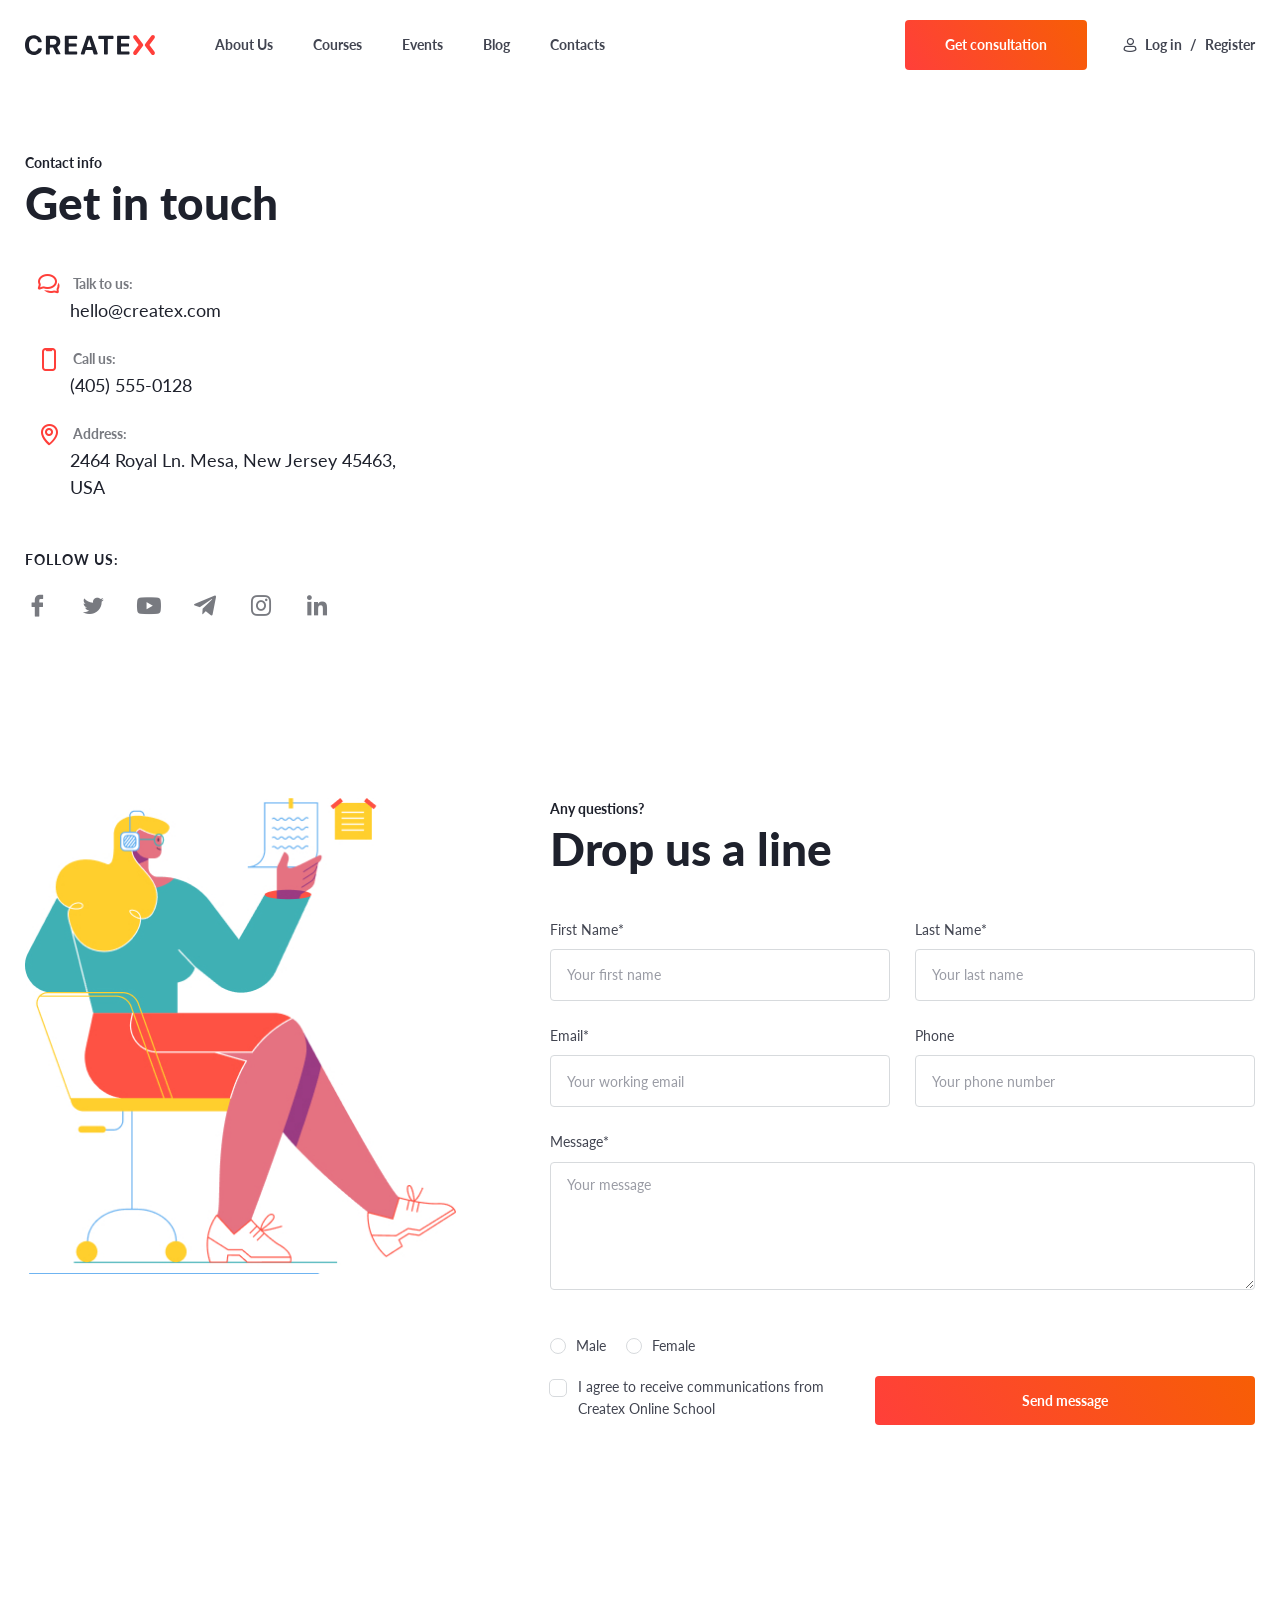
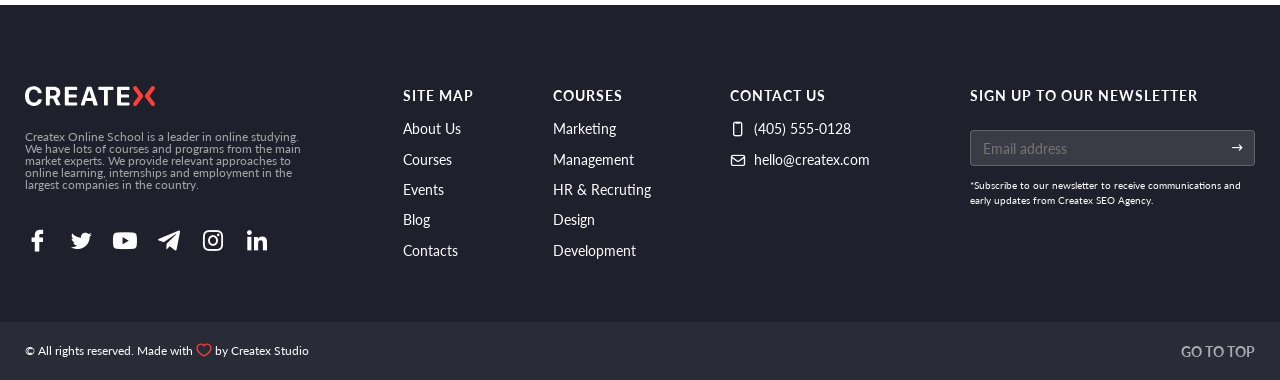
<file: index.html>
<!DOCTYPE html>
<html lang="en">

<head>
	<meta charset="UTF-8">
	<meta http-equiv="X-UA-Compatible" content="IE=edge">
	<meta name="viewport" content="width=device-width, initial-scale=1.0">
	<link rel="stylesheet" href="css/reset.css">
	<link rel="stylesheet" href="css/common.css">
	<link rel="stylesheet" href="css/iconsfont.css">
	<link rel="stylesheet" href="css/style.css">
	<title>Lesson 16</title>
</head>

<body>
	<div class="wrapper">
		<header id="to-top">
			<div class="header__container">
				<div class="header__body body-columns">
					<div class="body-columns__logo">
						<a href="#"><img src="img/logo.svg" alt="Logo"></a>
					</div>
					<div class="burger">
						<span></span>
					</div>
					<div class="body-columns__row row-body">
						<nav class="row-body__menu menu">
							<ul class="menu__list">
								<li class="menu__item"><a class="menu__link" href="#">About Us</a></li>
								<li class="menu__item"><a class="menu__link" href="#">Courses</a></li>
								<li class="menu__item"><a class="menu__link" href="#">Events</a></li>
								<li class="menu__item"><a class="menu__link" href="#">Blog</a></li>
								<li class="menu__item"><a class="menu__link" href="#">Contacts</a></li>
							</ul>
						</nav>
						<div class="row-body__actions actions-columns">
							<div class="actions-columns__button">
								<a href="#" class="button">Get consultation</a>
							</div>
							<div class="actions-columns__autorize autorize-columns _icon-man">
								<div class="autorize-columns__log">
									<a href="#">Log in</a>
								</div>
								<span>/</span>
								<div class="autorize-columns__register">
									<a href="#">Register</a>
								</div>
							</div>
						</div>
					</div>
				</div>
			</div>
		</header>
		<main>
			<section class="contacts">
				<div class="contacts__container">
					<div class="contacts__body body-contacts">
						<div class="body-contacts__info info-contacts">
							<div class="info-contacts__sub-title sub-title">
								<h3>Contact info</h3>
								<h2>Get in touch</h2>
							</div>
							<div class="info-contacts__all all-info">
								<div class="all-info__item">
									<div class="all-info__text _icon-talk">Talk to us:</div>
									<div class="all-info__contact"><a class="all-info__link" href="#">
											hello@createx.com</a>
									</div>
								</div>
								<div class="all-info__item">
									<div class="all-info__text _icon-call">Call us:</div>
									<div class="all-info__contact">(405) 555-0128</div>
								</div>
								<div class="all-info__item">
									<div class="all-info__text _icon-adress">Address:</div>
									<div class="all-info__contact"><a target="_blank" class="all-info__link"
											href="https://goo.gl/maps/uKP4rFot27tzH29T8">2464 Royal Ln. Mesa, New Jersey 45463,
											USA</a>
									</div>
								</div>
							</div>
							<div class="info-contacts__follow follow-contacts">
								<h3 class="follow-contacts__text">Follow us:</h3>
								<ul class="follow-contacts__list socials">
									<li class="socials__item"><a class="socials__link _icon-facebook" href="#"></a>
									</li>
									<li class="socials__item"><a class="socials__link _icon-twitter" href="#"></a>
									</li>
									<li class="socials__item"><a class="socials__link _icon-youtube" href="#"></a>
									</li>
									<li class="socials__item"><a class="socials__link _icon-telegram" href="#"></a>
									</li>
									<li class="socials__item"><a class="socials__link _icon-instagram" href="#"></a>
									</li>
									<li class="socials__item"><a class="socials__link _icon-linkedin" href="#"></a>
									</li>
								</ul>
							</div>
						</div>
						<div class="body-contacts__map">
							<iframe
								src="https://www.google.com/maps/embed?pb=!1m18!1m12!1m3!1d97880.32541287217!2d-77.1677750013974!3d39.94675396455165!2m3!1f0!2f0!3f0!3m2!1i1024!2i768!4f13.1!3m3!1m2!1s0x89c8f9a1e8ba61f3%3A0x29f62ae84ad8beb!2sApple%20Valley%20Creamery%2C%20LLC.!5e0!3m2!1sru!2sua!4v1667312759320!5m2!1sru!2sua"
								width="705" height="412" style="border:0;" allowfullscreen="" loading="lazy"
								referrerpolicy="no-referrer-when-downgrade"></iframe>
						</div>
					</div>
				</div>
			</section>
			<section class="drop">
				<div class="drop__container">
					<div class="drop__body">
						<div class="drop__image">
							<img src="img/illustration.jpg" alt="">
						</div>
						<div class="drop__actions actions-drop">
							<div class="actions-drop__sub-title sub-title">
								<h3>Any questions?</h3>
								<h2>Drop us a line</h2>
							</div>
							<form action="https://jsonplaceholder.typicode.com/posts" class="actions-drop__form form-actions"
								method="post">
								<div class="form-actions__lines lines-form">
									<div class="lines-form__rows">
										<label for="fname" class="lines-form__label">First Name*</label>
										<input id="fname" required placeholder="Your first name" name="fname" type="text"
											class="lines-form__input">
									</div>
									<div class="lines-form__rows">
										<label for="lname" class="lines-form__label">Last Name*</label>
										<input id="lname" required placeholder="Your last name" name="lname" type="text"
											class="lines-form__input">
									</div>
									<div class="lines-form__rows">
										<label for="mail" class="lines-form__label">Email*</label>
										<input id="mail" required placeholder="Your working email" name="email" type="email"
											class="lines-form__input">
									</div>
									<div class="lines-form__rows">
										<label for="phone" class="lines-form__label">Phone</label>
										<input id="phone" name="phone" placeholder="Your phone number" type="tel"
											class="lines-form__input">
									</div>
								</div>
								<div class="form-actions__message message-form">
									<label class="message-form__label" for="text">Message*</label>
									<textarea name="message" id="text" placeholder="Your message" required
										autocomplete="off"></textarea>
								</div>
								<div class="form-actions__radio radio-form">
									<div class="radio-form__item">
										<input class="radio-form__input" type="radio" id="male" name="gender" value="male">
										<label class="radio-form__label" for="male">Male</label>
									</div>
									<div class="radio-form__item">
										<input class="radio-form__input" type="radio" id="female" name="gender" value="female">
										<label class="radio-form__label" for="female">Female</label>
									</div>
								</div>
								<div class="form-actions__agree agree-form">
									<div class="agree-form__check">
										<input class="agree-form__input" type="checkbox" name="agree" id="agree" value="yes"
											required>
										<label for="agree" class="agree-form__label"><span>I agree to receive communications from
												Createx Online School</span></label>
									</div>
									<button class="agree-form__button button" type="submit">Send message</button>
								</div>
							</form>
						</div>
					</div>
				</div>
			</section>
		</main>
		<footer>
			<div class="footer__container">
				<div class="footer__main main-footer">
					<div class="main-footer__info info-main">
						<div class="info-main__logo">
							<img src="img/logo-footer.svg" alt="">
						</div>
						<div class="info-main__text">
							<p>Createx Online School is a leader in online studying. We have lots of courses and programs from
								the main market experts. We provide relevant approaches to online learning, internships and
								employment in the largest companies in the country. </p>
						</div>
						<div class="info-main__socials socials-info">
							<ul class="socials-info__list socials socials--gap">
								<li class="socials__item"><a class="socials__link _icon-facebook _icon-facebook--color"
										href="#"></a>
								</li>
								<li class="socials__item"><a class="socials__link _icon-twitter _icon-twitter--color"
										href="#"></a>
								</li>
								<li class="socials__item"><a class="socials__link _icon-youtube _icon-youtube--color"
										href="#"></a>
								</li>
								<li class="socials__item"><a class="socials__link _icon-telegram _icon-telegram--color"
										href="#"></a>
								</li>
								<li class="socials__item"><a class="socials__link _icon-instagram _icon-instagram--color"
										href="#"></a>
								</li>
								<li class="socials__item"><a class="socials__link _icon-linkedin _icon-linkedin--color"
										href="#"></a>
								</li>
							</ul>
						</div>
					</div>
					<div data-spollers="767.98,max" class="main-footer__column column-footer one">
						<div class="column-footer__smap footer-column">
							<h2 class="footer-column__label">SITE MAP</h2>
							<nav class="footer-column__item item-footer">
								<ul class="item-footer__list list-menu">
									<li class="list-menu__item"><a class="list-menu__link" href="#">About Us</a></li>
									<li class="list-menu__item"><a class="list-menu__link" href="#">Courses</a></li>
									<li class="list-menu__item"><a class="list-menu__link" href="#">Events</a></li>
									<li class="list-menu__item"><a class="list-menu__link" href="#">Blog</a></li>
									<li class="list-menu__item"><a class="list-menu__link" href="#">Contacts</a></li>
								</ul>
							</nav>
						</div>
						<div class="column-footer__courses footer-column">
							<h2 class="footer-column__label">COURSES</h2>
							<nav class="footer-column__item item-footer">
								<ul class="item-footer__list list-menu">
									<li class="list-menu__item"><a class="list-menu__link" href="#">Marketing</a></li>
									<li class="list-menu__item"><a class="list-menu__link" href="#">Management</a></li>
									<li class="list-menu__item"><a class="list-menu__link" href="#">HR & Recruting</a></li>
									<li class="list-menu__item"><a class="list-menu__link" href="#">Design</a></li>
									<li class="list-menu__item"><a class="list-menu__link" href="#">Development</a></li>
								</ul>
							</nav>
						</div>
						<div class="column-footer__contacts footer-column">
							<h2 class="footer-column__label">CONTACT US</h2>
							<nav class="footer-column__item item-footer">
								<ul class="item-footer__list list-menu">
									<li class="list-menu__phone _icon-phone2"><a class="list-menu__link"
											href="tel:(405)555-0128">(405)
											555-0128</a></li>
									<li class="list-menu__mail _icon-mail"><a class="list-menu__link"
											href="#">hello@createx.com</a></li>
								</ul>
							</nav>
						</div>
					</div>
					<div class="main-footer__sign sign-main">
						<h2 class="sign-main__title">SIGN UP TO OUR NEWSLETTER</h2>
						<form action="#" method="post" class="sign-main__form">
							<input id="sign" class="sign-main__input" type="email" required name="mail"
								placeholder="Email address">
							<button class="sign-main__button _icon-arrow" type="submit"></button>
							<label for="sign" class="sign-main__label">*Subscribe to our newsletter to receive communications
								and early updates from Createx SEO Agency.</label>
						</form>
					</div>
				</div>
			</div>
			<div class="footer__copiright copiright-footer">
				<div class="copiright-footer__container">
					<div class="copiright-footer__body">
						<div class="copiright-footer__reserved">
							<p>© All rights reserved. Made with
								<span class="copiright-footer__heart"><img src="img/icons/heart.svg" alt=""></span> by Createx
								Studio
							</p>
						</div>
						<div class="copiright-footer__to-top">
							<a href="#to-top">go to top</a>
						</div>
					</div>
				</div>
			</div>
		</footer>
	</div>
	<script src="https://code.jquery.com/jquery-3.6.1.js"></script>
	<script src="js/script.js"></script>
</body>

</html>
</file>
<file: css/common.css>
/*Кнопки*/
.button{
   display: inline-block;
   background: linear-gradient(55.95deg, #FF3F3A 0%, #F75E05 100%);
   border-radius: 4px;
   font-weight: 700;
   line-height: 1.25;
   color: #FFFFFF;
   padding: 16px 40px;
   transition: 1.5s ease;
}

.button--outline{
   background: transparent;
   border: 1px solid #FF3F3A;
   color: #F75E05;
}

.button:hover{
   transform: scale(0.9);
}
/*Сабтайтл + Тайтл*/
.sub-title{
   color: #1E212C;
}
.sub-title h2{
   font-weight: 900;
   font-size: 46px;
   line-height: 1.3;
}
.sub-title h3{
   font-weight: 700;
   line-height: 1.5;
}
</file>
<file: css/iconsfont.css>
@font-face {
  font-family: 'icons';
  src:  url('../fonts/icons.eot?og5vsv');
  src:  url('../fonts/icons.eot?og5vsv#iefix') format('embedded-opentype'),
    url('../fonts/icons.ttf?og5vsv') format('truetype'),
    url('../fonts/icons.woff?og5vsv') format('woff'),
    url('../fonts/icons.svg?og5vsv#icons') format('svg');
  font-weight: normal;
  font-style: normal;
  font-display: block;
}

[class^="_icon-"]::before, [class*=" _icon-"]::before {
  /* use !important to prevent issues with browser extensions that change fonts */
  font-family: 'icons' !important;
  speak: never;
  font-style: normal;
  font-weight: normal;
  font-variant: normal;
  text-transform: none;
  line-height: 1;

  /* Better Font Rendering =========== */
  -webkit-font-smoothing: antialiased;
  -moz-osx-font-smoothing: grayscale;
}

._icon-arrow:before {
  content: "\e901";
}
._icon-facebook:before {
  content: "\e903";
}
._icon-instagram:before {
  content: "\e905";
}
._icon-linkedin:before {
  content: "\e906";
}
._icon-telegram:before {
  content: "\e90a";
}
._icon-twitter:before {
  content: "\e90b";
}
._icon-youtube:before {
  content: "\e90c";
}
._icon-mail:before {
  content: "\e900";
}
._icon-phone2:before {
  content: "\e902";
}
._icon-adress:before {
  content: "\e907";
}
._icon-call:before {
  content: "\e909";
}
._icon-talk:before {
  content: "\e90d";
}
._icon-heart:before {
  content: "\e904";
}
._icon-man:before {
  content: "\e908";
}
</file>
<file: css/style.css>
/* Підключення шрифтів*/

@import url('https://fonts.googleapis.com/css2?family=Lato:wght@400;700;900&display=swap');

/* Основні стилі сторінки*/
body{
   font-family: "Lato";
   color: #424551;
}

.wrapper{
   overflow: hidden;
   min-height: 100%;
   position: relative;
   display: flex;
	flex-direction: column;
}

.wrapper > main{
	flex-grow: 1;
}
/*-----------------*/

/*Контейнер*/
[class*="__container"]{
   max-width: 1260px;
   margin: 0 auto;
   padding: 0 15px;
   position: relative;
}
/*-------------------*/

/*Хедер*/
.header__body {
   position: absolute;
   top: 0;
   left: 0;
   width: 100%;
   padding: 20px 15px;
   z-index: 50;
}

.body-columns {
   display: flex;
   justify-content: space-between;
   gap: 60px;
   align-items: center;
}



.body-columns__logo {
}

.body-columns__row{
   display: flex;
   align-items: center;
   flex: 1 1 auto;
}

.row-body__menu {
   flex-grow: 1;
}

.menu {
}
.menu__list {
   display: flex;
   gap: 40px;
   flex-grow: 1;
}
.menu__item {}
.menu__link {
   font-weight: 700;
   line-height: 1.3;
}
.menu__link:hover{
   color: #FF3F3A;
}

.row-body__actions {
   display: flex;
   gap: 36px;
   align-items: flex-start;
}

.actions-columns {
   flex-wrap: wrap;
}

.actions-columns__button {
   flex-shrink: 0;
}
.actions-columns__button a{
   color: #fff;
}


.actions-columns__autorize {
   display: flex;
   align-items: center;
   gap: 8px;
   flex: 0 0 auto;
   align-self:center
}


.autorize-columns {
   font-weight: 700;
   line-height: 1.3;
}
.autorize-columns a:hover{
   text-decoration: underline;
}

.autorize-columns__log {}
.autorize-columns__register {}


.burger{
   display: none;
}

@media (max-width:1000px){
   .body-columns{
      gap: 30px;
   }
}

@media (max-width:960px){
body.lock{
   overflow: hidden;
}

   .burger{
      display:block;
      position: absolute;
      right: 15px;
      top: 15px;
      width: 30px;
      height: 22px;
   }
   .burger::before,
   .burger::after{
      content: "";
      background-color: #FF3F3A;
      position: absolute;
      width: 100%;
      height: 2px;
      left: 0;
      transition: all 0.3s ease;
   }
   .burger::before{
      top: 0;
   }
   .burger::after{
      bottom: 0;
   }
   .burger span{
      background-color: #FF3F3A;
      position: absolute;
      width: 100%;
      height: 2px;
      left: 0;
      top: 10px;
      transition: all 0.3s ease;
   }
   .body-columns__row{
      flex-direction: column;
      position: fixed;
      top: -100%;
      left: 0;
      width: 100%;
      height: 100%;
      font-size: 22px;
      overflow: auto;
      background-color: rgba(30, 33, 44, 0.857);
      color: #FFFFFF;
      z-index: 5;
      transition: all 0.3s ease;
   }
   .burger.active{
      z-index: 10;
   }

   .body-columns__row.active{
      top: 0;
   }

   .row-body__menu{
      flex: 0 1 auto;
      padding: 100px 0 50px 0;
   }

   .menu__list{
      flex-direction: column;
   }

   .row-body__actions{
      justify-content: center;
      padding-bottom: 50px;
   }

   .burger.active::before{
      transform: rotate(45deg);
      top: 10px;
   }
   .burger.active::after{
      transform: rotate(-45deg);
      bottom: 10px;
   }
   .burger.active span{
      transform: scale(0);
   }
}



/*-------------------*/


/*Перший блок*/

.contacts {}
.contacts__container {}
.contacts__body {
   padding-top: 152px;
   margin-bottom: 180px;
}



.body-contacts {
   display: flex;
   justify-content: space-between;
   gap: 130px;
   flex-wrap: wrap;
}

.body-contacts__info {
   flex: 0 1 32%;
}
.info-contacts {}
.info-contacts__sub-title {
   margin-bottom: 40px;
}

.info-contacts__all{
   margin-bottom: 48px;
}


.all-info__item:not(:last-child){
   margin-bottom: 24px;
}

.all-info__text{
   padding-left: 12px;
   font-weight: 700;
   color: #787A80;
   line-height: 1.5;
   display: flex;
   gap: 12px;
}


._icon-talk::before, ._icon-call::before, ._icon-adress::before{
   color: #FF3F3A;
   font-size: 24px;
}




.all-info__contact {
   font-size: 18px;
   color: #1E212C;
   line-height: 1.5;
   padding-left: 45px;
}
.all-info__link {}


.info-contacts__follow {}
.follow-contacts {}
.follow-contacts__text {
   font-weight: 700;
   line-height: 1.5;
   letter-spacing: 1px;
   color: #1E212C;
   text-transform: uppercase;
   margin-bottom: 24px;
}
.follow-contacts__list {
   
}

.socials {
   display: flex;
   gap: 32px;
   align-items: center;
}
.socials__item {}
.socials__link {}

._icon-facebook::before, ._icon-twitter::before, ._icon-youtube::before, ._icon-telegram::before, ._icon-instagram::before, ._icon-linkedin::before{
   font-size: 24px;
   color: #787A80;
}
._icon-facebook:hover::before, ._icon-twitter:hover::before, ._icon-youtube:hover::before, ._icon-telegram:hover::before, ._icon-instagram:hover::before, ._icon-linkedin:hover::before{
   color: #FF3F3A;
}

.body-contacts__map {
   flex: 0 1 57.3%;
   align-self: flex-end;
}
.body-contacts__map iframe{
   max-width: 100%;
}



@media (max-width:1244px){
   .body-contacts{
      gap: 50px;
   }
}
@media (max-width:960px){
   .contacts__body{
      padding-top: 100px;
   }
}

@media (max-width:859px){
   .body-contacts{
      gap: 20px;
   }
   .body-contacts__map{
      flex: 0 1 60%;

   }
}

@media (max-width:846px){
   .contacts__body{
      margin-bottom: 80px;
   }
   .body-contacts {
      flex-direction: column;
      align-items: center;
      gap: 50px;
   }
   .body-contacts__map{
      flex: 1 1 100%;
      align-self: center;
   }
}

/*-------------------*/


/*Другий блок*/


.drop {}
.drop__container {}
.drop__body {
   display: flex;
   justify-content: space-between;
   gap: 90px;
   margin-bottom: 180px;
}

.drop__image {
   flex: 0 1 35%;
}
.drop__image img{
   max-width: 100%;
}

.drop__actions {
   flex: 0 1 705px;
}

.actions-drop {}
.actions-drop__sub-title {
   margin-bottom: 40px;
}

.actions-drop__form {}
.form-actions {}
.form-actions__lines {
   margin-bottom: 24px;
}

.lines-form {
   display: flex;
   flex-wrap: wrap;
   column-gap: 25px;
   row-gap: 24px;
}
.lines-form__rows {
   display: flex;
   flex-direction: column;
   flex: 1 1 340px;
}
.lines-form__label {
   line-height: 1.6;
   margin-bottom: 8px;
}
.lines-form__input {
   border: 1px solid #D7DADD;
   border-radius: 4px;
   height: 52px;
   padding-left: 16px;
   color: #9A9CA5;
}
.lines-form__input::placeholder{
   color: #9A9CA5;
}


.form-actions__message {
   margin-bottom: 48px;
}

.message-form {
   display: flex;
   flex-direction: column;
}
.message-form ::placeholder{
   color: #9A9CA5;
}

.message-form textarea{
   flex: 1 1 100%;
   border: 1px solid #D7DADD;
   border-radius: 4px;
   padding-left: 16px;
   padding-top: 13px;
   color: #9A9CA5;
   resize: vertical;
   min-height: 128px;
   max-height: 150px;
}
.message-form__label {
   line-height: 1.6;
   margin-bottom: 8px;
}
.form-actions__agree {}
.agree-form {
   display: flex;
   gap: 50px;
   align-items: flex-start;
   flex-wrap: wrap;
}

.agree-form__check {
   position: relative;
   align-items: baseline;
   flex: 0 1 39%;
}

@media (max-width:414px){
   .agree-form__check{
      flex: 1 1 100%;
   }
}



.agree-form__input {
   position: absolute;
   width: 0;
   height: 0;
   opacity: 0;
   cursor: pointer;
}

.agree-form__input:focus + .agree-form__label::before{
   outline: 1px solid #b4b7ba;
}
.agree-form__input:checked + .agree-form__label::before{
   background: url('../img/icons/checkbox/checked.svg') 0 0 / cover no-repeat;
   outline: none;
}

.agree-form__label {
   cursor: pointer;
   line-height: 1.6;
   display: inline-flex;
   align-items: center;
   gap: 12px;
}


.agree-form__label::before{
   content: "";
   flex: 0 0 16px;
   width: 16px;
   height: 16px;
   outline: 1px solid #D7DADD;
   border-radius: 4px;
   margin-top: 4px;
   align-self: flex-start;
}

.agree-form__button {
   flex: 1 0 48%;
}

@media (max-width:846px){
   .drop__body{
      flex-direction: column;
      align-items: center;
      margin-bottom: 40px;
   }
   .drop__image{
      display: none;
   }
}




/*-------------------*/


/*Футер основний*/
footer{
   background: #1E212C;
}

.footer__container {}

.footer__main {
   display: flex;
   row-gap: 79px;
   padding: 80px 0 60px 0;
   flex-wrap: wrap;
   justify-content: space-between;
}

.main-footer {}
.main-footer h2{
   font-weight: 700;
   line-height: 1.5;
   letter-spacing: 1px;
   text-transform: uppercase;
   color: #FFFFFF;
}
.main-footer__info {}
.info-main {
   flex: 0 1 22.7%;
}
.info-main__logo {
   margin-bottom: 24px;
}
.info-main__text {
   margin-bottom: 38px;
   font-size: 12px;
   color: rgba(255, 255, 255, 0.6);
}

.info-main__socials {

}

.socials--gap{
   gap: 20px;
}
.socials-info {}
.socials-info__list {
   
}
.socials {}
.socials__item {}
.socials__link {
}
._icon-facebook {}
._icon-twitter {}
._icon-youtube {}
._icon-telegram {}
._icon-instagram {}
._icon-linkedin {}

._icon-facebook--color::before, ._icon-twitter--color::before, ._icon-youtube--color::before, ._icon-telegram--color::before, ._icon-instagram--color::before, ._icon-linkedin--color::before{
   font-size: 24px;
   color: #FFFFFF;
}


.column-footer{
   display: flex;
   gap: 79px;
}


.footer-column__label{
   margin-bottom: 12px;
}

.column-footer__smap {}

.footer-column__item {}
.item-footer{}
.item-footer__list {
   display: flex;
   flex-direction: column;
   row-gap: 8px;
}
.list-menu__item {}
a.list-menu__link{
   line-height: 1.6;
   color: #FFFFFF;
}
a.list-menu__link:hover{
   color: #FF3F3A;
}

.column-footer__contacts {}
.contacts-main {
   flex: 0 0 12.7%;
}
.list-menu__phone{
   color: #FFFFFF;
   display: flex;
   gap: 8px;
   line-height: 1.6;
   align-items: center;
}

._icon-phone2::before, ._icon-mail::before {
   font-size: 16px;
}
.list-menu__mail {
   color: #FFFFFF;
   display: flex;
   gap: 8px;
   line-height: 1.6;
   align-items: center;
}

.main-footer__sign {}
.sign-main {
   flex: 0 0 23.2%;
}
.sign-main__title{
   margin-bottom: 24px;
}
.sign-main__form {
   display: flex;
   flex-direction: column;
   row-gap: 12px;
   position: relative;
}
.sign-main__input {
   height: 36px;
   padding: 0 35px 0 12px;
   background: rgba(255, 255, 255, 0.12);
   border: 1px solid rgba(255, 255, 255, 0.2);
   border-radius: 4px;
   color: #FFFFFF;
}
.sign-main__button {
   position: absolute;
   top: 10px;
   right: 10px;
   width: 16px;
   height: 16px;
   background: transparent;
   color: #FFFFFF;
}
.sign-main__button:hover{
   color: #FF3F3A;
}

.sign-main__label {
   font-size: 10px;
   line-height: 1.5;
   color: #FFFFFF;
}

@media (max-width:1024px){
   .column-footer{
      gap: 50px;
   }
}

@media (max-width:1023.98px){
   .footer__main{
      justify-content: center;
      gap: 79px;
   }
   .sign-main{
      flex: 0 1 50%;
      margin: 0 auto;
   }
   .sign-main__input{
      max-width: 100%;
   }
}
@media (max-width:767.98px){
   .footer__main{
      row-gap: 50px;
      flex: 1 1 50%;
   }
   .column-footer{
      flex-direction: column;
      row-gap: 15px;
      flex: 0 0 30%;

   }
   .footer-column__label{
      position: relative;
      padding-left: 25px;
      cursor: pointer;
   }
   .footer-column__label::before,
   .footer-column__label::after{
      content: "";
      position: absolute;
      width: 10px;
      height: 1px;
      background-color: #FFFFFF;
      top: 10px;
      transition: all 0.3s ease;
   }
   .footer-column__label::before{
      left: 0;
      transform: rotate(40deg);
   }

   .footer-column__label.active::before,
   .footer-column__label.active::after{
      background-color: #FF3F3A;
   }
   .footer-column__label.active::before{
      transform: rotate(-40deg);
   }
   .footer-column__label.active::after{
      transform: rotate(40deg);
   }
   .item-footer {
      display: none;
   }

   .footer-column__label::after{
      left: 7px;
      transform: rotate(-40deg);
   }  
}

@media (max-width:433.98px){
   .footer__main{
      flex-direction: column;
      align-items: center;
   }
}


/*-------------------*/


/* Футер Копірайт і ту топ*/

.footer__copiright {
   background: rgba(255, 255, 255, 0.05);
}
.copiright-footer {}
.copiright-footer__container{}
.copiright-footer__body{
   display: flex;
   height: 58px;
   justify-content: space-between;
   align-items: center;
}
.copiright-footer__reserved {
   flex: 1 1 auto;
   font-size: 12px;
   line-height: 1.5;
   color: #FFFFFF;   
}
.copiright-footer__heart {}
.copiright-footer__to-top {
   font-weight: 700;
   font-size: 14px;
   line-height: 1.5;
   color: rgba(255, 255, 255, 0.6);
   text-transform: uppercase;
}

/*-------------------*/

/*Радіо кнопки, тест*/


.form-actions__radio {
   margin-bottom: 20px;
   display: inline-flex;
   gap: 20px;
}
.radio-form {}
.radio-form__item{
   position: relative;
}
.radio-form__input{
   position: absolute;
   width: 0;
   height: 0;
   opacity: 0;
}
.radio-form__label{
   cursor: pointer;
   display: inline-flex;
   gap: 10px;
   align-items: center;
}
.radio-form__label::before{
   content: "";
   flex: 0 0 16px;
   width: 16px;
   height: 16px;
   border-radius: 50%;
   border: 1px solid #D7DADD;
}

.radio-form__input:focus + .radio-form__label::before{
   border-radius: 50%;
   border: 1px solid #b5b8bb;
}
.radio-form__input:checked + .radio-form__label::before{
   background: #FF3F3A;
   border: none;
}
</file>
